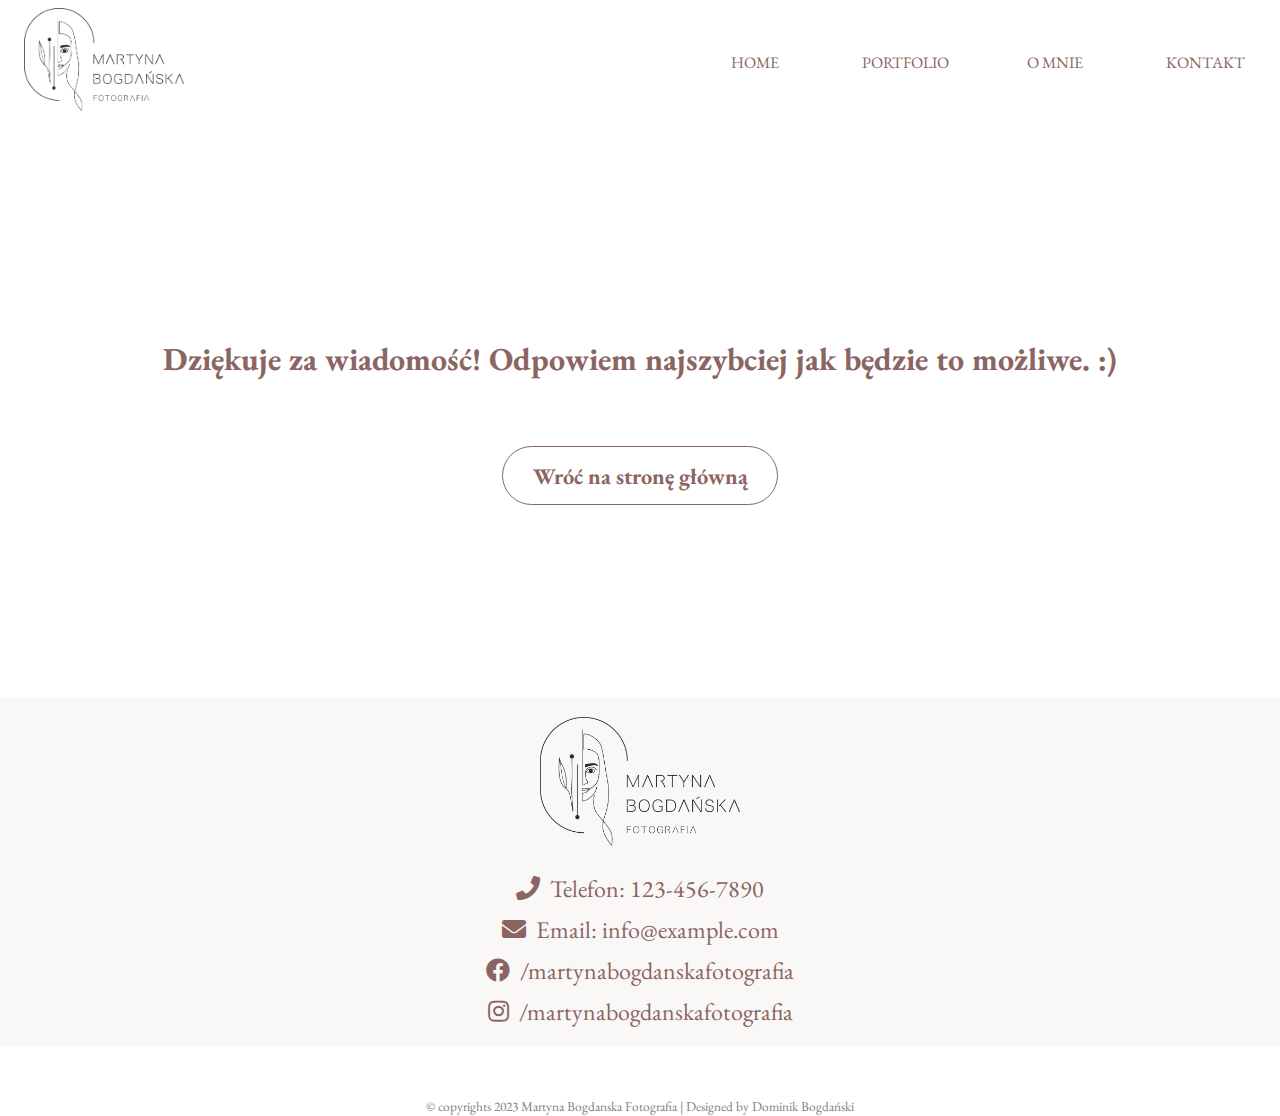
<file: dziekuje.html>
<!DOCTYPE html>
<html lang="en">
<head>
    <meta charset="UTF-8">
    <meta name="viewport" content="width=device-width, initial-scale=1.0">
    <title>Dziękuje za wiadomość!</title>
    <link rel="stylesheet" href="css/main.css">
    <link rel="stylesheet" href="css/lightbox.min.css">
    <link rel="stylesheet" href="https://cdnjs.cloudflare.com/ajax/libs/font-awesome/5.15.3/css/all.min.css" />
</head>
<body>
    <div class="navbar">
        <div class="container">

            <a class="logo" href="https://dbvagabond.github.io/MartynaBogdanska/index.html#"> <img src="images/BLACK hori.png" alt="Martyna Bogdańska Fotografia"></a>

            <img src="images/menu.svg" id="mobile-cta" class="mobile-menu" alt="Otwórz Menu">
            <nav>
                <div class="nav">
                    <img id="mobile-exit" class="mobile-menu-exit" src="images/exit.svg" alt="Zamknij menu">
                    <ul class="primary">
                        
                        <li class="current"><a href="#">HOME</a></li>
                        <li class="dropdown"><a href="#anchor2">PORTFOLIO</a>
                            <div class="dropdown-content">
                                <a href="swieta2021.html">sesje świąteczne</a>
                                <a href="#">Link 2</a>
                                <a href="#">Link 3</a>
                            </div>
                        </li>
                        <li><a href="#anchor1">O MNIE</a></li>
                        <li><a href="#anchor3">KONTAKT</a></li>
                        
                    </ul>
                </div>
            </nav>
        </div>
    </div>
    <div class="thankyou">
        <div class="message">
            <h1>Dziękuje za wiadomość! Odpowiem najszybciej jak będzie to możliwe. :)</h1>
        </div>
        <div class="returncta">
            <a href="https://dbvagabond.github.io/MartynaBogdanska/index.html#" class="homepagecta">Wróć na stronę główną</a>
        </div>
    </div>
    <section class="lower">
        <div class="logo">
            <img src="images/BLACK hori.png" alt="Martyna Bogdańska Fotografia">
          </div>
          <div class="contact-info">
            <p class="phone"><i class="fas fa-phone"></i> Telefon: 123-456-7890</p>
            <a href="formularz kontaktowy.html"><p class="email"><i class="fas fa-envelope"></i> Email: info@example.com</p></a>
            <a href="https://www.facebook.com/martynabogdanskafotografia"><p class="instagram"><i class="fab fa-facebook"></i> /martynabogdanskafotografia</p></a>
            <a href="https://www.instagram.com/martynabogdanskafotografia"><p class="facebook"><i class="fab fa-instagram"></i> /martynabogdanskafotografia</p></a>
          </div>
    </section>
    <div class="bottom">
        <div class="footer">
            <div class="copyright">
                <footer> <small>&copy; copyrights 2023 Martyna Bogdanska Fotografia | Designed by Dominik Bogdański </small> </footer>
            </div>
        </div>
    </div>

    <script>

        const mobileBtn = document.getElementById('mobile-cta')
            nav = document.querySelector('nav')
            mobileBtnExit = document.getElementById('mobile-exit');

        mobileBtn.addEventListener('click', () => {
          nav.classList.add('menu-btn');  
        })
        mobileBtnExit.addEventListener('click', () => {
          nav.classList.remove('menu-btn');  
        })


    </script>

    <script src="js/lightbox-plus-jquery.min.js"></script>

</body>
</html>
</file>
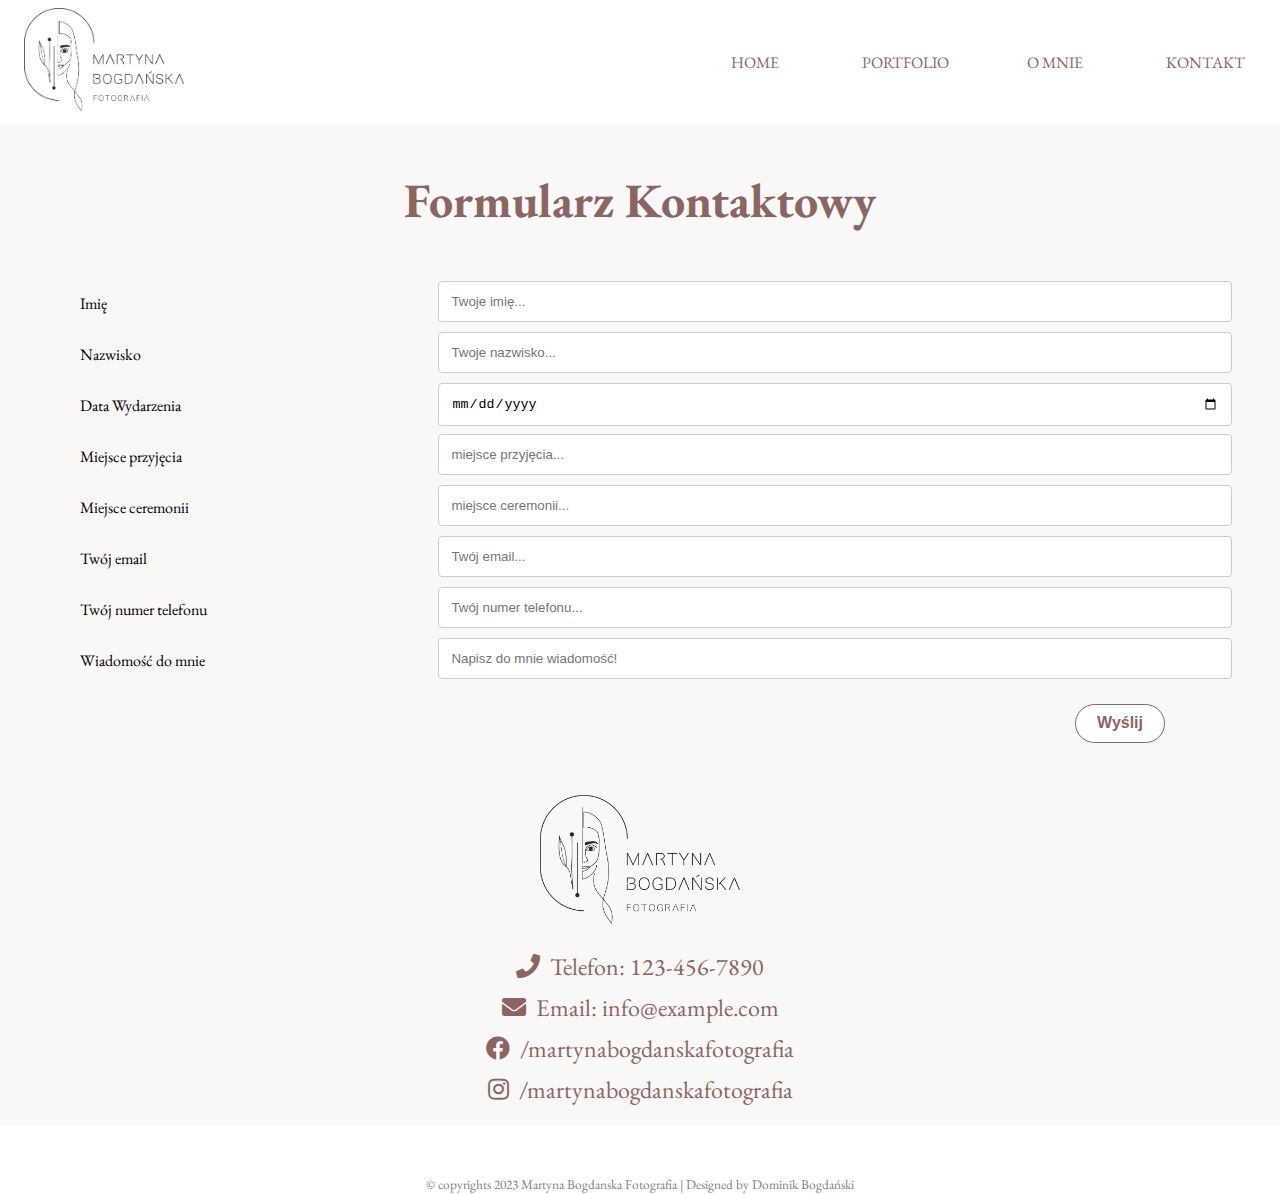
<file: formularz kontaktowy.html>
<!DOCTYPE html>
<html lang="en">
<head>
    <meta charset="UTF-8">
    <meta name="viewport" content="width=device-width, initial-scale=1.0">
    <title>Martyna Bogdańska Fotografia</title>
    <link rel="stylesheet" href="css/main.css">
    <link rel="stylesheet" href="css/lightbox.min.css">
    <link rel="stylesheet" href="https://cdnjs.cloudflare.com/ajax/libs/font-awesome/5.15.3/css/all.min.css" />
</head>
<body>
    <div class="navbar">
        <div class="container">

            <a class="logo" href="#"> <img src="images/BLACK hori.png" alt="Martyna Bogdańska Fotografia"></a>

            <img src="images/menu.svg" id="mobile-cta" class="mobile-menu" alt="Otwórz Menu">
            <nav>
                <div class="nav">
                    <img id="mobile-exit" class="mobile-menu-exit" src="images/exit.svg" alt="Zamknij menu">
                    <ul class="primary">
                        
                        <li class="current"><a href="index.html">HOME</a></li>
                        <li class="dropdown"><a href="#anchor2">PORTFOLIO</a>
                            <div class="dropdown-content">
                                <a href="#">ślub</a>
                                <a href="#">chrzest</a>
                                <a href="#">świąteczne</a>
                                <a href="#">plener</a>
                            </div>
                        </li>
                        <li><a href="#anchor1">O MNIE</a></li>
                        <li><a href="formularz kontaktowy.html">KONTAKT</a></li>
                        
                    </ul>
                </div>
            </nav>
        </div>
    </div>
    <div class="form">
        <div class="form">
            <header>
                <h1>Formularz Kontaktowy</h1>
            </header>
            <form action="https://formsubmit.co/dominik9922@gmail.com" method="POST">
                <div class="row">
                    <div class="col-25">
                        <label for="ximie">Imię</label>
                    </div>
                    <div class="col-75">
                        <input type="text" id="ximie" name="imię" placeholder="Twoje imię..." required>
                    </div>
                </div>
                <div class="row">
                    <div class="col-25">
                        <label for="xnazwisko">Nazwisko</label>
                    </div>
                    <div class="col-75">
                        <input type="text" id="xnazwisko" name="nazwisko" placeholder="Twoje nazwisko..." required>
                    </div>
                </div>
                <div class="row">
                    <div class="col-25">
                        <label for="xdata">Data Wydarzenia</label>
                    </div>
                    <div class="col-75">
                        <input type="date" id="xdata" name="data" required>
                    </div>
                </div>
                <div class="row">
                    <div class="col-25">
                        <label for="xprzyjecie">Miejsce przyjęcia</label>
                    </div>
                    <div class="col-75">
                        <input type="text" id="xprzyjecie" name="lokalizacja przyjęcia..." placeholder="miejsce przyjęcia...">
                    </div>
                </div>
                <div class="row">
                    <div class="col-25">
                        <label for="xceremonia">Miejsce ceremonii</label>
                    </div>
                    <div class="col-75">
                        <input type="text" id="xceremonia" name="lokalizacja ceremonii..." placeholder="miejsce ceremonii...">
                    </div>
                </div>
                <div class="row">
                    <div class="col-25">
                        <label for="xemail">Twój email</label>
                    </div>
                    <div class="col-75">
                        <input type="email" id="xemail" name="email" placeholder="Twój email..." required>
                    </div>
                </div>
                <div class="row">
                    <div class="col-25">
                        <label for="xphone">Twój numer telefonu</label>
                    </div>
                    <div class="col-75">
                        <input type="tel" id="xphone" name="phone" id="phone" placeholder="Twój numer telefonu...">
                    </div>
                </div>
                <div class="row">
                    <div class="col-25">
                        <label for="xwiadomość">Wiadomość do mnie</label>
                    </div>
                    <div class="col-75">
                        <input type="text" id="xwiadomość" name="wiadomość" placeholder="Napisz do mnie wiadomość!">
                    </div>
                </div>
                <br>
                <div class="row">
                    <button type="submit">Wyślij</button>
                </div>
                <input type="hidden" name="_next" value="https://dbvagabond.github.io/MartynaBogdanska/dziekuje.html#">
                <input type="hidden" name="_subject" value="Nowa wiadomość ze strony">
                <input type="hidden" name="_captcha" value="false">
                <!input type="hidden" name="_autoresponse" value="your custom message">
                <input type="hidden" name="_template" value="table">

            </form>
        </div>
    </div>
    <section class="lower">
        <div class="logo">
            <img src="images/BLACK hori.png" alt="Martyna Bogdańska Fotografia">
          </div>
          <div class="contact-info">
            <p class="phone"><i class="fas fa-phone"></i> Telefon: 123-456-7890</p>
            <a href="formularz kontaktowy.html"><p class="email"><i class="fas fa-envelope"></i> Email: info@example.com</p></a>
            <a href="https://www.facebook.com/martynabogdanskafotografia"><p class="instagram"><i class="fab fa-facebook"></i> /martynabogdanskafotografia</p></a>
            <a href="https://www.instagram.com/martynabogdanskafotografia"><p class="facebook"><i class="fab fa-instagram"></i> /martynabogdanskafotografia</p></a>
          </div>
    </section>
    <div class="bottom">
        <div class="footer">
            <div class="copyright">
                <footer> <small>&copy; copyrights 2023 Martyna Bogdanska Fotografia | Designed by Dominik Bogdański </small> </footer>
            </div>
        </div>
    </div>
    <script>

        const mobileBtn = document.getElementById('mobile-cta')
            nav = document.querySelector('nav')
            mobileBtnExit = document.getElementById('mobile-exit');

        mobileBtn.addEventListener('click', () => {
          nav.classList.add('menu-btn');  
        })
        mobileBtnExit.addEventListener('click', () => {
          nav.classList.remove('menu-btn');  
        })
        var d = new Date(); page.currentYear = d.getFullYear();

        const gallery = document.querySelector('.image-gallery');
        const images = gallery.querySelectorAll('li');
        const prevButton = gallery.querySelector('#prev-button');
        const nextButton = gallery.querySelector('#next-button');
        let currentImageIndex = 0;

    </script>

    <script src="js/lightbox-plus-jquery.min.js"></script>
</body>
</html>
</file>
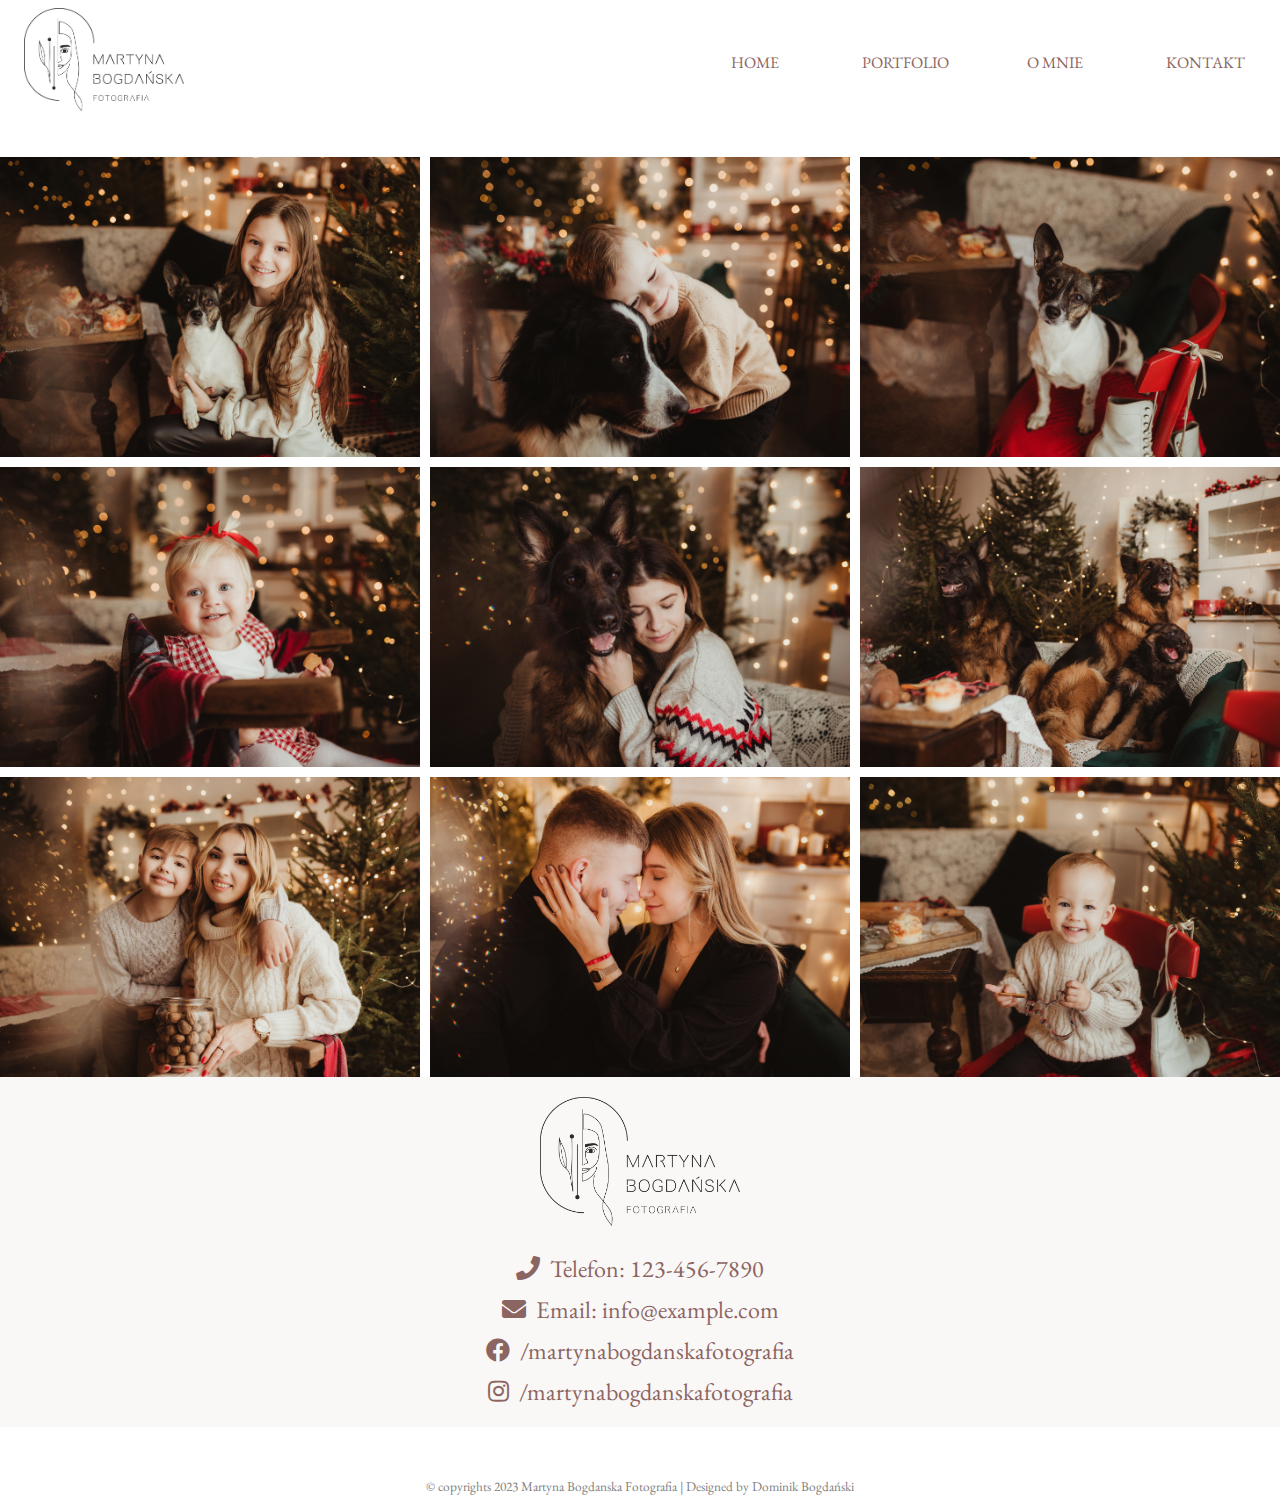
<file: sesje swiateczne.html>
<!DOCTYPE html>
<html lang="en">
<head>
    <meta charset="UTF-8">
    <meta name="viewport" content="width=device-width, initial-scale=1.0">
    <title>Sesje świąteczne</title>
    <link rel="stylesheet" href="css/main.css">
    <link rel="stylesheet" href="css/lightbox.min.css">
    <link rel="stylesheet" href="https://cdnjs.cloudflare.com/ajax/libs/font-awesome/5.15.3/css/all.min.css" />
</head>
<body>
    <div class="navbar">
        <div class="container">

            <a class="logo" href="https://dbvagabond.github.io/MartynaBogdanska/index.html#"> <img src="images/BLACK hori.png" alt="Martyna Bogdańska Fotografia"></a>

            <img src="images/menu.svg" id="mobile-cta" class="mobile-menu" alt="Otwórz Menu">
            <nav>
                <div class="nav">
                    <img id="mobile-exit" class="mobile-menu-exit" src="images/exit.svg" alt="Zamknij menu">
                    <ul class="primary">
                        
                        <li class="current"><a href="#">HOME</a></li>
                        <li class="dropdown"><a href="#anchor2">PORTFOLIO</a>
                            <div class="dropdown-content">
                                <a href="https://dbvagabond.github.io/MartynaBogdanska/swieta2021.html#">sesje świąteczne</a>
                                <a href="#">Link 2</a>
                                <a href="#">Link 3</a>
                            </div>
                        </li>
                        <li><a href="#anchor1">O MNIE</a></li>
                        <li><a href="#anchor3">KONTAKT</a></li>
                        
                    </ul>
                </div>
            </nav>
        </div>
    </div>
    <section class="portfolio-gallery1">
        <div class="portfolio">     
            <div class="gallery-container w-2 h-1 mobile">
                <div class="gallery-item">
                    <div class="image">
                        <a href="images/swiateczne/IMG_0278.jpg" data-lightbox="mygallery1"><img src="images/swiateczne/IMG_0278.jpg" alt="couple"></a>
                    </div>
                    <div class="text">Piotrek i Paulina</div>
                </div>
            </div>

            <div class="gallery-container w-2 h-1 mobile">
                <div class="gallery-item">
                    <div class="image">
                        <a href="images/swiateczne/IMG_0485.jpg" data-lightbox="mygallery"><img src="images/swiateczne/IMG_0485.jpg" alt="couple"></a>
                    </div>
                    <div class="text">Gosia i Tomasz</div>
                </div>
            </div>

            <div class="gallery-container w-2 h-1 mobile">
                <div class="gallery-item">
                    <div class="image">
                        <a href="images/swiateczne/IMG_0688.jpg" data-lightbox="mygallery"><img src="images/swiateczne/IMG_0688.jpg" alt="couple"></a>
                    </div>
                    <div class="text">Gosia i Tomasz</div>
                </div>
            </div>

            <div class="gallery-container w-2 h-1 pc">
                <div class="gallery-item">
                    <div class="image">
                        <a href="images/swiateczne/IMG_1007.jpg pc" data-lightbox="mygallery"><img src="images/swiateczne/IMG_1007.jpg" alt="couple"></a>
                    </div>
                    <div class="text">Gosia i Tomasz</div>
                </div>
            </div>

            <div class="gallery-container w-2 h-1 pc">
                <div class="gallery-item">
                    <div class="image">
                        <a href="images/swiateczne/IMG_1171.jpg" data-lightbox="mygallery"><img src="images/swiateczne/IMG_1171.jpg" alt="couple"></a>
                    </div>
                    <div class="text">Gosia i Tomasz</div>
                </div>
            </div>

            <div class="gallery-container w-2 h-1 pc">
                <div class="gallery-item">
                    <div class="image">
                        <a href="images/swiateczne/IMG_1252.jpg" data-lightbox="mygallery"><img src="images/swiateczne/IMG_1252.jpg" alt="couple"></a>
                    </div>
                    <div class="text">Gosia i Tomasz</div>
                </div>
            </div>

            <div class="gallery-container w-2 h-1 pc">
                <div class="gallery-item">
                    <div class="image">
                        <a href="images/swiateczne/IMG_2577.jpg" data-lightbox="mygallery"><img src="images/swiateczne/IMG_2577.jpg" alt="couple"></a>
                    </div>
                    <div class="text">Gosia i Tomasz</div>
                </div>
            </div>

            <div class="gallery-container w-2 h-1 pc">
                <div class="gallery-item">
                    <div class="image">
                        <a href="images/swiateczne/IMG_3118.jpg" data-lightbox="mygallery"><img src="images/swiateczne/IMG_3118.jpg" alt="couple"></a>
                    </div>
                    <div class="text">Gosia i Tomasz</div>
                </div>
            </div>

            <div class="gallery-container w-2 h-1 pc">
                <div class="gallery-item">
                    <div class="image">
                        <a href="images/swiateczne/IMG_3209.jpg" data-lightbox="mygallery"><img src="images/swiateczne/IMG_3209.jpg" alt="couple"></a>
                    </div>
                    <div class="text">Tosia i Tomasz</div>
                </div>
            </div>
        </div>
    </section>
    <section class="lower">
        <div class="logo">
            <img src="images/BLACK hori.png" alt="Martyna Bogdańska Fotografia">
          </div>
          <div class="contact-info">
            <p class="phone"><i class="fas fa-phone"></i> Telefon: 123-456-7890</p>
            <a href="formularz kontaktowy.html"><p class="email"><i class="fas fa-envelope"></i> Email: info@example.com</p></a>
            <a href="https://www.facebook.com/martynabogdanskafotografia"><p class="instagram"><i class="fab fa-facebook"></i> /martynabogdanskafotografia</p></a>
            <a href="https://www.instagram.com/martynabogdanskafotografia"><p class="facebook"><i class="fab fa-instagram"></i> /martynabogdanskafotografia</p></a>
          </div>
    </section>
    <div class="bottom">
        <div class="footer">
            <div class="copyright">
                <footer> <small>&copy; copyrights 2023 Martyna Bogdanska Fotografia | Designed by Dominik Bogdański </small> </footer>
            </div>
        </div>
    </div>

    <script>

        const mobileBtn = document.getElementById('mobile-cta')
            nav = document.querySelector('nav')
            mobileBtnExit = document.getElementById('mobile-exit');

        mobileBtn.addEventListener('click', () => {
          nav.classList.add('menu-btn');  
        })
        mobileBtnExit.addEventListener('click', () => {
          nav.classList.remove('menu-btn');  
        })


    </script>

    <script src="js/lightbox-plus-jquery.min.js"></script>

</body>
</html>
</file>
<file: css/main.css>
@import url("https://fonts.googleapis.com/css2?family=EB+Garamond:ital,wght@0,400;0,600;0,700;1,400;1,700&display=swap");
html {
  scroll-behavior: smooth;
}

:root {
  --primary-color: white;
  --secondary-color: #8b6561;
  --footer: #faf7f7;
  --gradient: linear-gradient(to bottom, #ffffff, #f9f6f6 25%, #faf7f7 50%, #f9f6f6 75%, #ffffff);
}

*:focus {
  outline: none;
}

body {
  background: var(--primary-color);
  margin: 0;
  padding: 0;
  font-family: "Eb Garamond";
}

.navbar {
  position: fixed;
  top: 0;
  left: 0;
  width: 100%;
  z-index: 999;
  background: var(--primary-color);
}
.navbar .logo img {
  width: 10em;
  padding: 0.5em;
  padding-left: 1.5em;
}
.navbar .container {
  display: flex;
  place-content: space-between;
}
.navbar .mobile-menu {
  padding-right: 1.5em;
  cursor: pointer;
}
.navbar .dropdown-content {
  visibility: hidden;
  background-color: var(--primary-color);
  width: inherit;
  z-index: 999;
  opacity: 0;
  max-height: 0;
  overflow: hidden;
  transition: visibility 0s, opacity 0.5s, max-height 0.5s;
  transition: background-color 0.2s ease-out;
}
.navbar .dropdown-content a {
  color: var(--secondary-color);
  padding: 12px;
  text-decoration: none;
  text-align: center;
}
.navbar .dropdown-content a:hover {
  background-color: var(--footer);
  transition: background-color 0.2s ease-in;
}

a {
  text-decoration: none;
  color: var(--secondary-color);
}

a, button, input[type=submit], input[type=button] {
  transition: all 0.2s ease-out;
}

ul {
  list-style-type: none;
  margin: 0;
  padding: 0;
}

.hero-section {
  margin-top: 124.5px;
  position: relative;
  height: 100vh;
  width: auto;
}

.hero-image {
  position: absolute;
  top: 0;
  left: 0;
  width: 100%;
  height: 100vh;
  opacity: 0;
  transition: opacity 1s ease-in-out;
}
.hero-image .hero-img {
  min-width: 100%;
  -o-object-fit: cover;
     object-fit: cover;
  min-height: 100vh;
  max-height: 100vh;
  max-width: 100%;
}

.hero-image.active {
  opacity: 1;
  z-index: 1;
}

.contact-cta {
  background: var(--primary-color);
  color: var(--secondary-color);
  text-decoration: none;
  padding: 0.6em 1.3em;
  font-size: 1.4em;
  border-style: solid;
  border-width: thin;
  border-radius: 5em;
  border-color: var(--secondary-color);
  font-weight: bold;
  display: inline-block;
}

#prev-button,
#next-button {
  position: absolute;
  top: 50%;
  transform: translateY(-50%);
  border: none;
  background: none;
  padding: 10px;
  cursor: pointer;
}

#prev-button {
  left: 20px;
}

#next-button {
  right: 20px;
}

.portfolio-section {
  color: var(--secondary-color);
  text-align: center;
  padding: 0;
}
.portfolio-section h1 {
  margin-bottom: 0;
}
.portfolio-section .dropdown {
  padding-top: 20px;
  position: relative;
}
.portfolio-section .dropdown-menu {
  display: none;
  position: absolute;
  top: 100%;
  left: 50%;
  transform: translateX(-50%);
  background-color: var(--primary-color);
  z-index: 998;
}
.portfolio-section .dropdown-menu li {
  display: block;
  width: 100px;
  margin: 0 auto;
  padding: 8px 15px 8px 15px;
  text-align: center;
  border-top: 1px solid;
  -o-border-image: linear-gradient(to right, transparent, var(--secondary-color), transparent);
     border-image: linear-gradient(to right, transparent, var(--secondary-color), transparent);
  border-image-slice: 1;
}
.portfolio-section .dropdown-menu li:hover {
  font-weight: bold;
  background-image: linear-gradient(to bottom, #ffffff, #f9f6f6 25%, #f9f6f6 50%, #f9f6f6 75%, #f9f6f6);
}
.portfolio-section .dropdown-menu ul {
  position: absolute;
}

.portfolio-section header {
  font-size: 2.3em;
}

.portfolio-selection {
  display: none;
}

.dropdown-menu.show {
  display: block;
}

.dropdown-button {
  position: relative;
  padding-right: 30px;
}

.dropdown-button::after {
  content: "";
  position: absolute;
  top: 50%;
  right: 12px;
  transform: translateY(-50%);
  width: 0;
  height: 0;
  border-style: solid;
  border-width: 5px 5px 0 5px;
  border-color: var(--secondary-color) transparent transparent transparent;
}

.dropdown-button:hover::after {
  border-color: #ffffff transparent transparent transparent;
}

.portfolio-selection ul {
  margin: 0;
  display: flex;
  justify-content: center;
  list-style: none;
  padding: 0;
  overflow-x: auto;
  white-space: nowrap;
}
.portfolio-selection ul li {
  margin: 0 1em;
  padding: 1rem;
  transition: background-color 0.2s ease-in-out;
}
.portfolio-selection ul li:hover {
  background-image: linear-gradient(to bottom, #ffffff, #f9f6f6 25%, #f9f6f6 50%, #f9f6f6 75%, #f9f6f6);
}

.portfolio {
  display: grid;
  grid-template-columns: repeat(3, 1fr);
  grid-auto-rows: 300px;
  grid-row-gap: 10px;
  grid-column-gap: 10px;
  grid-auto-flow: dense;
}
.portfolio .pc {
  display: none;
}

.portfolio-gallery {
  padding-top: 10px;
}

.portfolio-gallery1 {
  margin-top: 124.5px;
  padding-top: 2em;
}

.gallery-item {
  width: 100%;
  height: 100%;
  position: relative;
  text-align: center;
}

.gallery-item .image {
  width: 100%;
  height: 100%;
  overflow: hidden;
}

.gallery-item .image img {
  width: 100%;
  height: 100%;
  -o-object-fit: cover;
     object-fit: cover;
  -o-object-position: center center;
     object-position: center center;
  cursor: pointer;
  transition: 0.5s ease-in-out;
}

.gallery-item:hover .image img {
  transform: scale(1.2);
}

.gallery-item .text {
  opacity: 0;
  position: absolute;
  top: 50%;
  left: 50%;
  transform: translate(-50%, -50%);
  color: white;
  font-size: 1.4em;
  pointer-events: none;
  z-index: 4;
  transition: 0.5s ease-in-out;
}

.gallery-item:hover .text {
  opacity: 1;
}

.w-1, .w-2, .w-3, .w-4, .w-5, .w-6 {
  grid-column: span 3;
}

.h-1 {
  grid-row: span 1;
}

.h-2 {
  grid-row: span 2;
}

.h-3 {
  grid-row: span 3;
}

.h-4 {
  grid-row: span 4;
}

.h-5 {
  grid-row: span 5;
}

.h-6 {
  grid-row: span 6;
}

.contact {
  height: auto;
  padding-top: 5%;
  text-align: center;
  color: var(--secondary-color);
  display: flex;
  flex-direction: column;
  justify-content: center;
  align-items: center;
}
.contact h1 {
  color: var(--secondary-color);
}

.contact a:hover {
  background-color: var(--secondary-color);
  color: var(--primary-color);
}

.picture {
  position: relative;
  max-width: 300px;
  height: 300px;
  overflow: hidden;
  border-radius: 50%;
  margin: 2em auto 0 auto;
}
.picture img {
  width: 100%;
  height: auto;
}

.textarea {
  max-width: 90%;
  text-align: center;
  margin-left: 1em;
  margin-right: 1em;
  margin-bottom: 1em;
  margin-top: 1em;
}

nav.menu-btn {
  display: block;
}

nav {
  display: none;
  position: fixed;
  z-index: 999;
  width: 66%;
  right: 0;
  top: 0;
  background: var(--secondary-color);
  height: 100vh;
  padding: 1em;
}
nav li a {
  color: var(--primary-color);
  text-decoration: none;
  display: block;
  padding: 0.5em;
  font-size: 1.3em;
  text-align: right;
}
nav li a:hover {
  font-weight: bold;
}

.form {
  margin-top: 124.5px;
  background-color: var(--footer);
  padding: 0;
  padding-bottom: 1em;
}
.form header {
  margin: 0;
  padding: 0.5em;
  color: var(--secondary-color);
  text-align: center;
  font-weight: bold;
  font-size: 1.5em;
}
.form .container {
  border-radius: 5px;
  background-color: var(--primary-color);
  padding-bottom: 50px;
  padding-top: 0;
}

.mobile-menu-exit {
  padding-bottom: 2em;
  margin: 0.5em;
  cursor: pointer;
}

input, select {
  width: 100%;
  padding: 12px;
  border: 1px solid #ccc;
  border-radius: 4px;
  resize: vertical;
}

label {
  padding: 12px 12px 12px 0;
  display: inline-block;
}

button {
  background: var(--primary-color);
  color: var(--secondary-color);
  text-decoration: none;
  padding: 0.6em 1.3em;
  font-size: 1em;
  border-style: solid;
  border-width: thin;
  border-radius: 5em;
  border-color: var(--secondary-color);
  font-weight: bold;
  cursor: pointer;
}

.row button {
  float: right;
  margin-right: 9%;
}

button:hover {
  background-color: var(--secondary-color);
  color: var(--primary-color);
}

.col-25, .col-75 {
  width: 88%;
  margin-top: 0;
  padding-left: 3%;
}

.thankyou {
  margin-top: 124.5px;
  text-align: center;
  padding-top: 15%;
  padding-bottom: 15%;
}
.thankyou .message h1 {
  color: var(--secondary-color);
  padding-left: 1em;
  padding-right: 1em;
}

.homepagecta {
  margin-top: 2em;
  background: var(--primary-color);
  color: var(--secondary-color);
  text-decoration: none;
  padding: 0.6em 1.3em;
  font-size: 1.4em;
  border-style: solid;
  border-width: thin;
  border-radius: 5em;
  border-color: var(--secondary-color);
  font-weight: bold;
  display: inline-block;
}
.homepagecta:hover {
  color: var(--primary-color);
  background-color: var(--secondary-color);
}

.lower {
  background-color: var(--footer);
  padding: 20px;
  padding-bottom: 10px;
  text-align: center;
  color: var(--secondary-color);
  font-size: 1.5em;
}
.lower .logo img {
  width: 200px;
}
.lower .contact-info {
  margin-top: 20px;
}
.lower .contact-info p {
  margin: 10px 0;
}
.lower .contact-info i {
  margin-right: 5px;
  color: var(--secondary-color);
}

.bottom {
  background-color: var(--primary-color);
  display: block;
  text-align: center;
  color: grey;
  padding-top: 3em;
}
.bottom .logofoot {
  display: none;
}

@media screen and (min-width: 812px) {
  .dropdown:hover .dropdown-content {
    visibility: visible;
    opacity: 1;
    max-height: 500px;
  }
  .portfolio-selection {
    display: block;
  }
  .mobile-menu, .mobile-menu-exit {
    display: none;
  }
  .navbar .container {
    display: grid;
    grid-template-columns: 180px auto;
  }
  .navbar nav {
    position: relative;
    display: flex;
    justify-content: center;
    align-items: center;
    background: none;
    height: auto;
    width: 100%;
    padding: 0;
  }
  .navbar nav ul {
    display: flex;
  }
  .navbar nav ul li {
    width: 150px;
  }
  .navbar nav ul li a {
    color: var(--secondary-color);
    font-size: 1em;
    text-align: center;
  }
  .dropdown-content {
    position: absolute;
  }
  .portfolio-section .dropdown {
    display: none;
  }
  .portfolio-gallery {
    display: block;
    padding-top: 0;
  }
  .portfolio-section {
    display: block;
  }
  .portfolio {
    grid-template-columns: repeat(6, 2fr);
  }
  .portfolio .pc {
    display: block;
  }
  .w-1 {
    grid-column: span 1;
  }
  .w-2 {
    grid-column: span 2;
  }
  .w-3 {
    grid-column: span 3;
  }
  .w-4 {
    grid-column: span 4;
  }
  .w-5 {
    grid-column: span 5;
  }
  .w-6 {
    grid-column: span 6;
  }
  .textarea {
    max-width: 50%;
    text-align: center;
    margin-left: auto;
    margin-right: auto;
    margin-bottom: 2em;
    margin-top: 1em;
  }
  .column {
    float: left;
    width: 33.33%;
  }
  .col-25 {
    float: left;
    width: 25%;
    margin-top: 6px;
    padding-left: 5em;
  }
  .col-75 {
    float: left;
    width: 60%;
    margin-top: 6px;
  }
  .row:after {
    content: "";
    display: table;
    clear: both;
  }
  .footer .copyright {
    padding: 0;
  }
}/*# sourceMappingURL=main.css.map */
</file>
